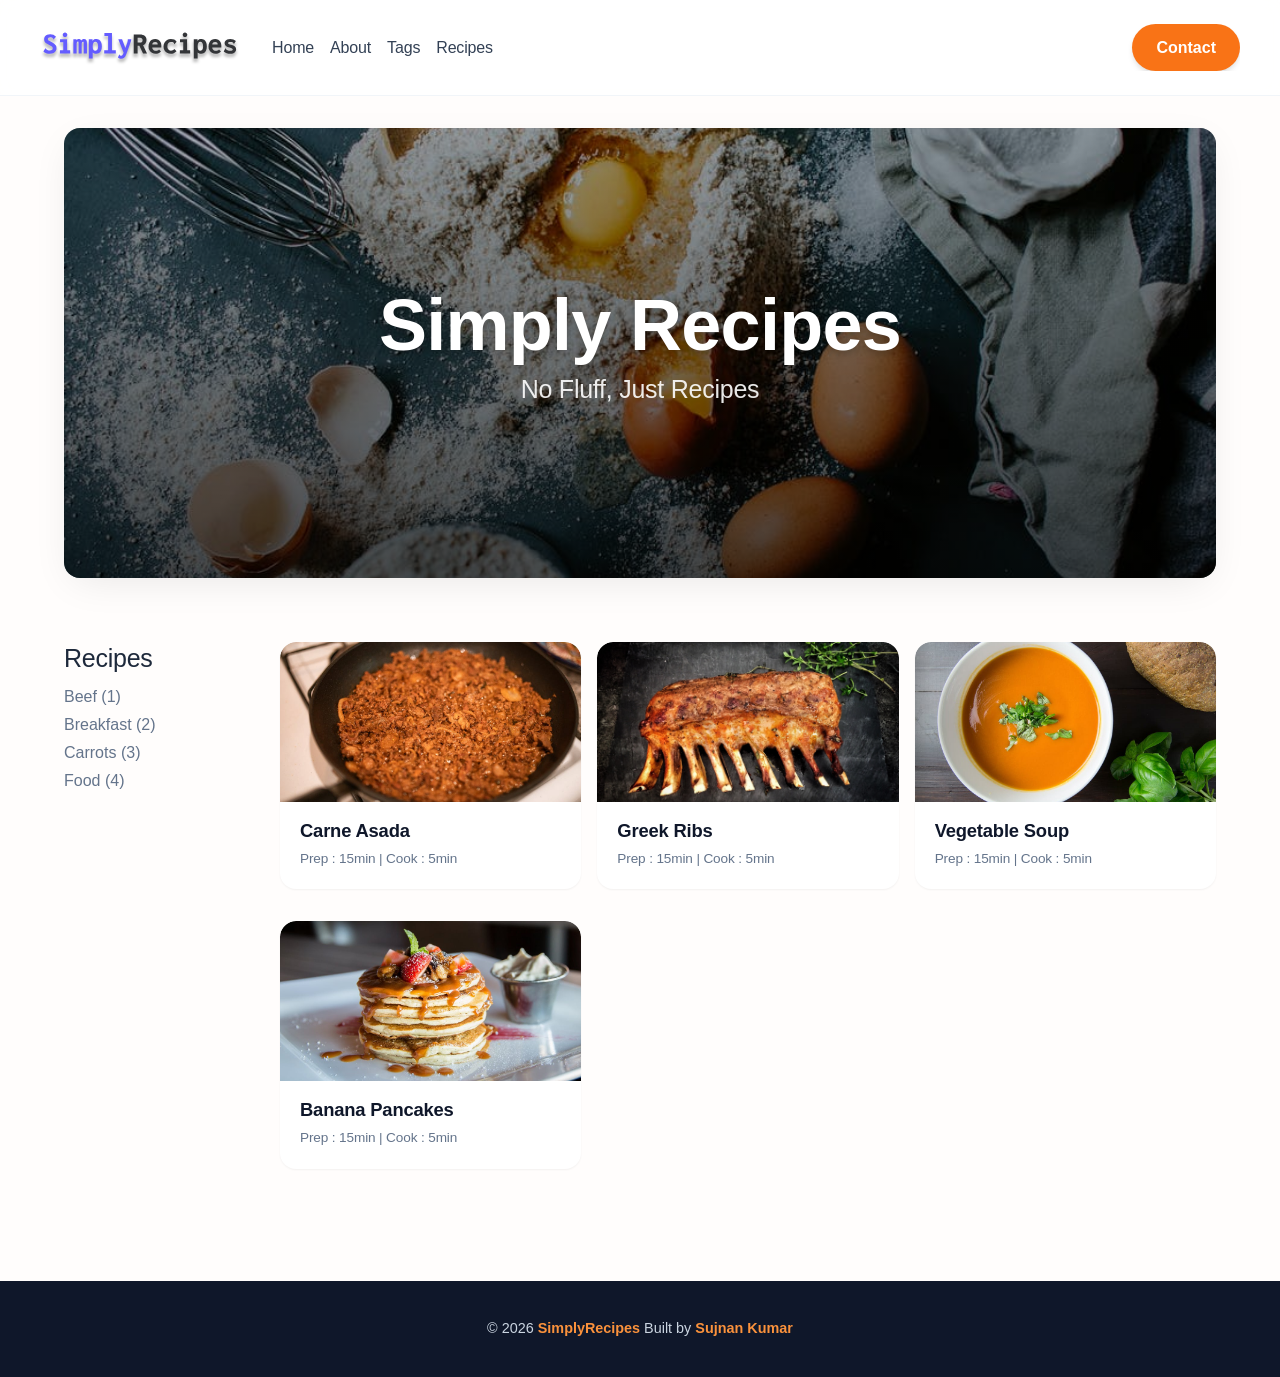
<file: index.html>
<!DOCTYPE html>
<html lang="en">
  <head>
    <meta charset="UTF-8" />
    <meta http-equiv="X-UA-Compatible" content="IE=edge" />
    <meta name="viewport" content="width=device-width, initial-scale=1.0" />
    <title>Simply Recipes || Final</title>
    <!-- favicon -->
    <link rel="shortcut icon" href="./assets/favicon.ico" type="image/x-icon" />
    <!-- normalize -->
    <link rel="stylesheet" href="./css/normalize.css" />
    <!-- font-awesome -->
    <link
      rel="stylesheet"
      href="https://cdnjs.cloudflare.com/ajax/libs/font-awesome/5.14.0/css/all.min.css"
    />
    <!-- main css -->
    <link rel="stylesheet" href="./css/main.css" />
  </head>
  <body>
    <!-- nav  -->
    <nav class="navbar">
      <div class="nav-center">
        <div class="nav-header">
          <a href="index.html" class="nav-logo">
            <img src="./assets/logo.svg" alt="simply recipes" />
          </a>
          <button class="nav-btn btn">
            <i class="fas fa-align-justify"></i>
          </button>
        </div>
        <div class="nav-links">
          <a href="index.html" class="nav-link"> home </a>
          <a href="about.html" class="nav-link"> about </a>
          <a href="tags.html" class="nav-link"> tags </a>
          <a href="recipes.html" class="nav-link"> recipes </a>

          <div class="nav-link contact-link">
            <a href="contact.html" class="btn"> contact </a>
          </div>
        </div>
      </div>
    </nav>
    <!-- end of nav -->
    <!-- main -->
    <main class="page">
      <!-- header -->
      <header class="hero">
        <div class="hero-container">
          <div class="hero-text">
            <h1>simply recipes</h1>
            <h4>no fluff, just recipes</h4>
          </div>
        </div>
      </header>
      <!-- end of header -->
      <section class="recipes-container">
        <!-- tag container -->
        <div class="tags-container">
          <h4>recipes</h4>
          <div class="tags-list">
            <a href="tag-template.html">Beef (1)</a>
            <a href="tag-template.html">Breakfast (2)</a>
            <a href="tag-template.html">Carrots (3)</a>
            <a href="tag-template.html">Food (4)</a>
          </div>
        </div>
        <!-- end of tag container -->
        <!-- recipes list -->
        <div class="recipes-list">
          <!-- single recipe -->
          <a href="single-recipe.html" class="recipe">
            <img
              src="./assets/recipes/recipe-1.jpeg"
              class="img recipe-img"
              alt=""
            />
            <h5>Carne Asada</h5>
            <p>Prep : 15min | Cook : 5min</p>
          </a>
          <!-- end of single recipe -->
          <!-- single recipe -->
          <a href="single-recipe.html" class="recipe">
            <img
              src="./assets/recipes/recipe-2.jpeg"
              class="img recipe-img"
              alt=""
            />
            <h5>Greek Ribs</h5>
            <p>Prep : 15min | Cook : 5min</p>
          </a>
          <!-- end of single recipe -->
          <!-- single recipe -->
          <a href="single-recipe.html" class="recipe">
            <img
              src="./assets/recipes/recipe-3.jpeg"
              class="img recipe-img"
              alt=""
            />
            <h5>Vegetable Soup</h5>
            <p>Prep : 15min | Cook : 5min</p>
          </a>
          <!-- end of single recipe -->
          <!-- single recipe -->
          <a href="single-recipe.html" class="recipe">
            <img
              src="./assets/recipes/recipe-4.jpeg"
              class="img recipe-img"
              alt=""
            />
            <h5>Banana Pancakes</h5>
            <p>Prep : 15min | Cook : 5min</p>
          </a>
          <!-- end of single recipe -->
        </div>
        <!-- end of recipes list -->
      </section>
    </main>
    <!-- end of main -->
    <!-- footer -->
    <footer class="page-footer">
      <p>
        &copy; <span id="date"></span>
        <span class="footer-logo">SimplyRecipes</span> Built by
        <a href="https://sujnan-kumar.vercel.app/">Sujnan Kumar</a>
      </p>
    </footer>
    <script src="./js/app.js"></script>
  </body>
</html>
</file>
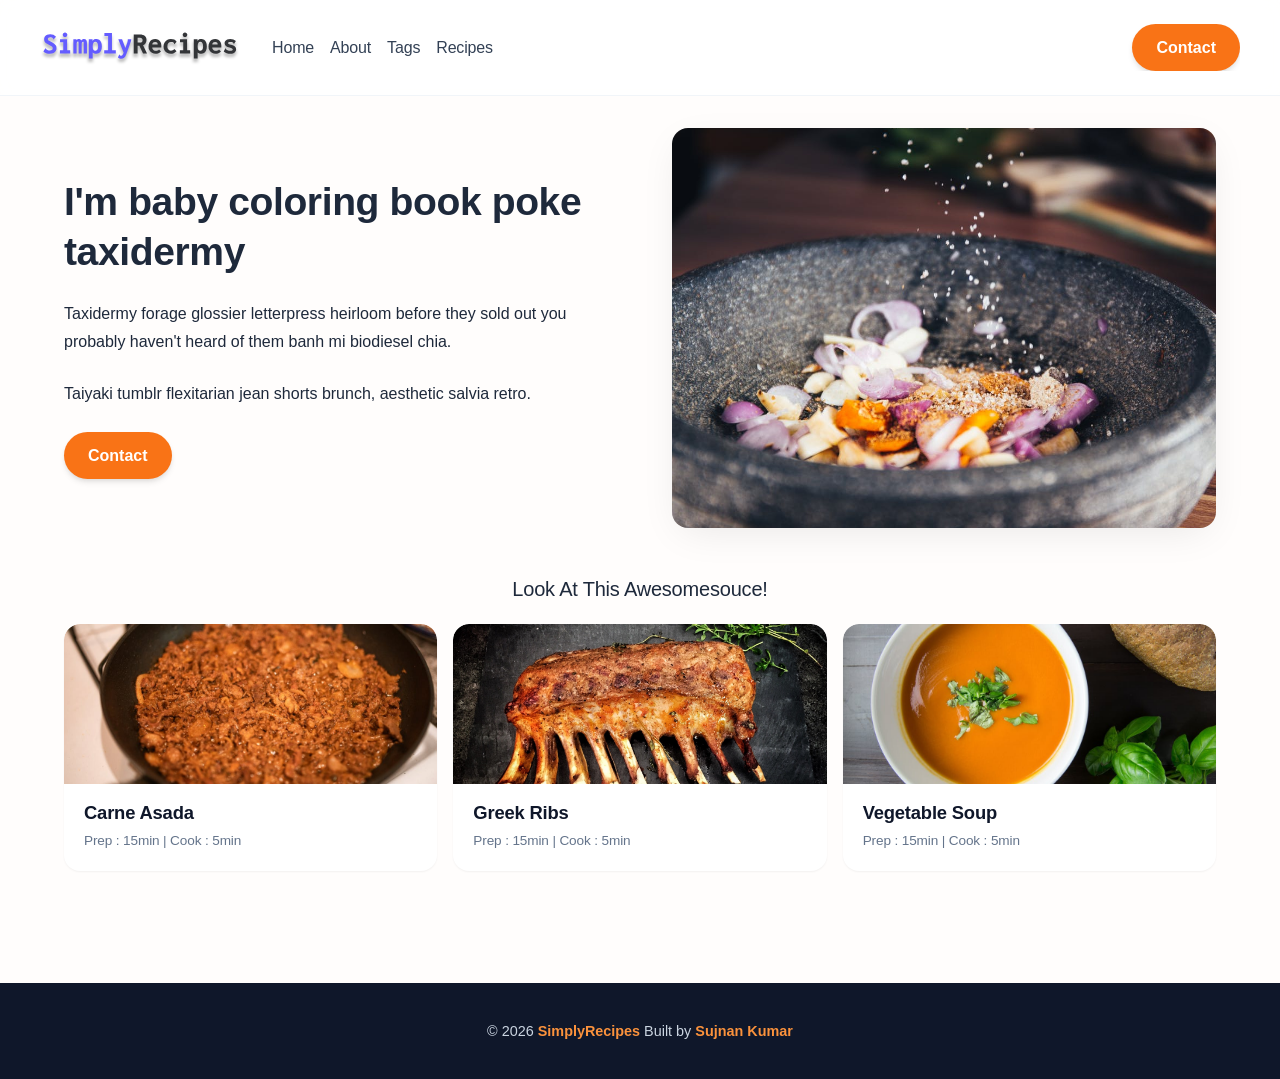
<file: about.html>
<!DOCTYPE html>
<html lang="en">
  <head>
    <meta charset="UTF-8" />
    <meta http-equiv="X-UA-Compatible" content="IE=edge" />
    <meta name="viewport" content="width=device-width, initial-scale=1.0" />
    <title>About || Final</title>
    <!-- favicon -->
    <link rel="shortcut icon" href="./assets/favicon.ico" type="image/x-icon" />
    <!-- normalize -->
    <link rel="stylesheet" href="./css/normalize.css" />
    <!-- font-awesome -->
    <link
      rel="stylesheet"
      href="https://cdnjs.cloudflare.com/ajax/libs/font-awesome/5.14.0/css/all.min.css"
    />
    <!-- main css -->
    <link rel="stylesheet" href="./css/main.css" />
  </head>
  <body>
    <!-- nav  -->
    <nav class="navbar">
      <div class="nav-center">
        <div class="nav-header">
          <a href="index.html" class="nav-logo">
            <img src="./assets/logo.svg" alt="simply recipes" />
          </a>
          <button class="nav-btn btn">
            <i class="fas fa-align-justify"></i>
          </button>
        </div>
        <div class="nav-links">
          <a href="index.html" class="nav-link"> home </a>
          <a href="about.html" class="nav-link"> about </a>
          <a href="tags.html" class="nav-link"> tags </a>
          <a href="recipes.html" class="nav-link"> recipes </a>

          <div class="nav-link contact-link">
            <a href="contact.html" class="btn"> contact </a>
          </div>
        </div>
      </div>
    </nav>
    <!-- end of nav -->
    <main class="page">
      <section class="about-page">
        <article>
          <h2>I'm baby coloring book poke taxidermy</h2>
          <p>
            Taxidermy forage glossier letterpress heirloom before they sold out
            you probably haven't heard of them banh mi biodiesel chia.
          </p>
          <p>
            Taiyaki tumblr flexitarian jean shorts brunch, aesthetic salvia
            retro.
          </p>
          <a href="contact.html" class="btn"> contact </a>
        </article>
        <!-- needs fixes -->
        <img
          src="./assets/about.jpeg"
          alt="Person Pouring Salt in Bowl"
          class="img about-img"
        />
      </section>
      <section class="featured-recipes">
        <h5 class="featured-title">Look At This Awesomesouce!</h5>
        <div class="recipes-list">
          <!-- single recipe -->
          <a href="single-recipe.html" class="recipe">
            <img
              src="./assets/recipes/recipe-1.jpeg"
              class="img recipe-img"
              alt=""
            />
            <h5>Carne Asada</h5>
            <p>Prep : 15min | Cook : 5min</p>
          </a>
          <!-- end of single recipe -->
          <!-- single recipe -->
          <a href="single-recipe.html" class="recipe">
            <img
              src="./assets/recipes/recipe-2.jpeg"
              class="img recipe-img"
              alt=""
            />
            <h5>Greek Ribs</h5>
            <p>Prep : 15min | Cook : 5min</p>
          </a>
          <!-- end of single recipe -->
          <!-- single recipe -->
          <a href="single-recipe.html" class="recipe">
            <img
              src="./assets/recipes/recipe-3.jpeg"
              class="img recipe-img"
              alt=""
            />
            <h5>Vegetable Soup</h5>
            <p>Prep : 15min | Cook : 5min</p>
          </a>
          <!-- end of single recipe -->
        </div>
      </section>
    </main>
    <!-- footer -->
    <footer class="page-footer">
      <p>
        &copy; <span id="date"></span>
        <span class="footer-logo">SimplyRecipes</span> Built by
        <a href="https://sujnan-kumar.vercel.app/">Sujnan Kumar</a>
      </p>
    </footer>
    <script src="./js/app.js"></script>
  </body>
</html>
</file>
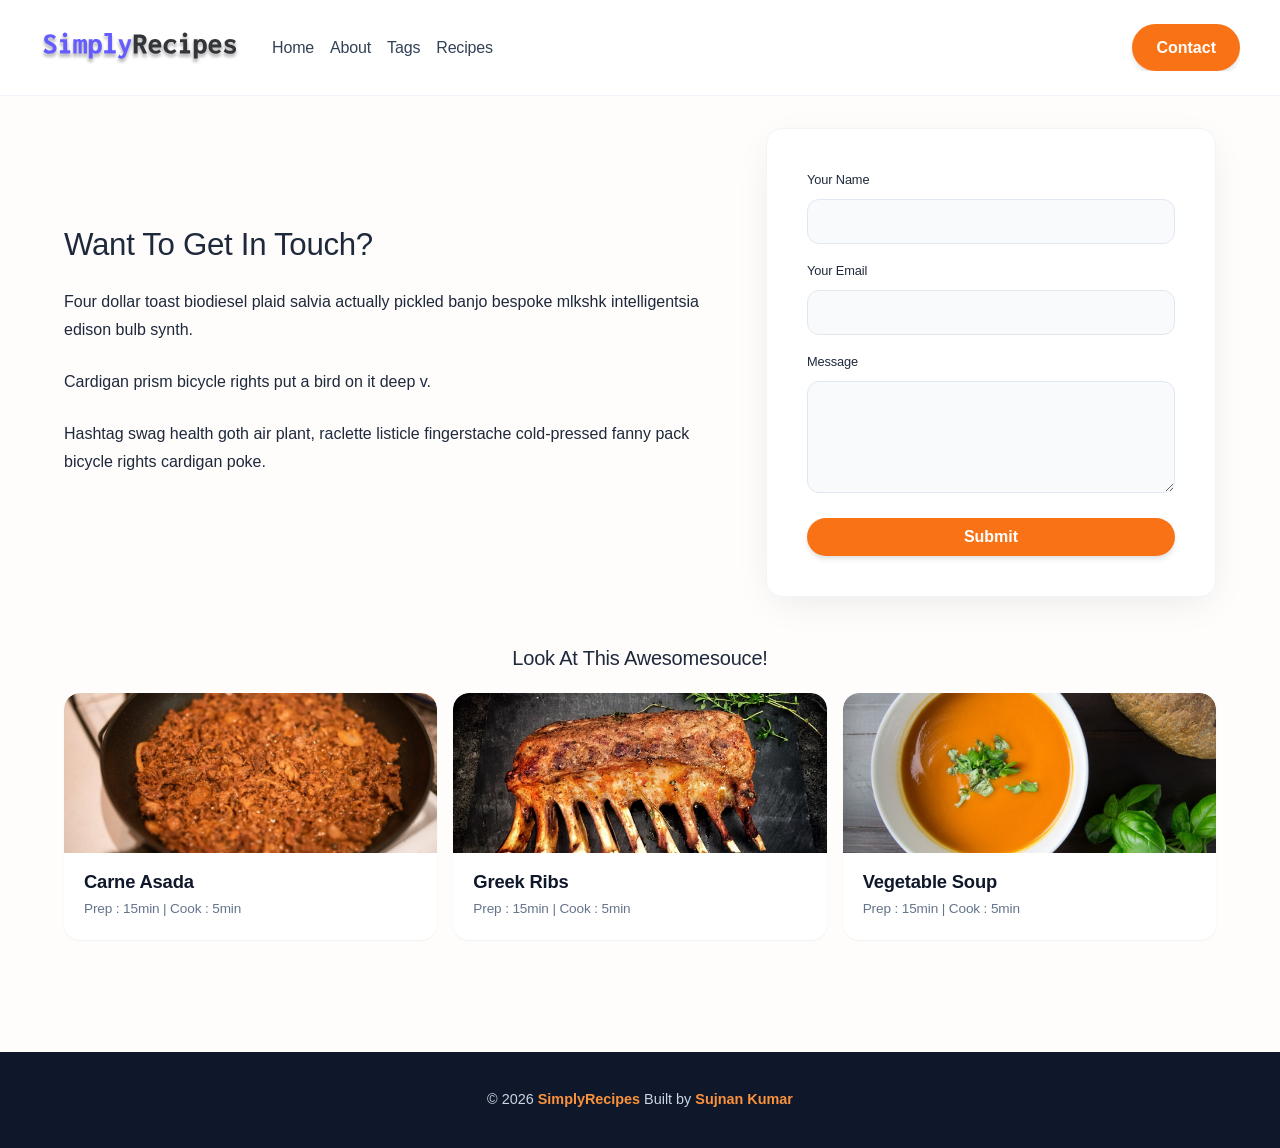
<file: contact.html>
<!DOCTYPE html>
<html lang="en">
  <head>
    <meta charset="UTF-8" />
    <meta http-equiv="X-UA-Compatible" content="IE=edge" />
    <meta name="viewport" content="width=device-width, initial-scale=1.0" />
    <title>Contact || Final</title>
    <!-- favicon -->
    <link rel="shortcut icon" href="./assets/favicon.ico" type="image/x-icon" />
    <!-- normalize -->
    <link rel="stylesheet" href="./css/normalize.css" />
    <!-- font-awesome -->
    <link
      rel="stylesheet"
      href="https://cdnjs.cloudflare.com/ajax/libs/font-awesome/5.14.0/css/all.min.css"
    />
    <!-- main css -->
    <link rel="stylesheet" href="./css/main.css" />
  </head>
  <body>
    <!-- nav  -->
    <nav class="navbar">
      <div class="nav-center">
        <div class="nav-header">
          <a href="index.html" class="nav-logo">
            <img src="./assets/logo.svg" alt="simply recipes" />
          </a>
          <button class="nav-btn btn">
            <i class="fas fa-align-justify"></i>
          </button>
        </div>
        <div class="nav-links">
          <a href="index.html" class="nav-link"> home </a>
          <a href="about.html" class="nav-link"> about </a>
          <a href="tags.html" class="nav-link"> tags </a>
          <a href="recipes.html" class="nav-link"> recipes </a>

          <div class="nav-link contact-link">
            <a href="contact.html" class="btn"> contact </a>
          </div>
        </div>
      </div>
    </nav>
    <!-- end of nav -->
    <main class="page">
     <section class="contact-container">
          <article class="contact-info">
            <h3>Want To Get In Touch?</h3>
            <p>
              Four dollar toast biodiesel plaid salvia actually pickled banjo
              bespoke mlkshk intelligentsia edison bulb synth.
            </p>
            <p>Cardigan prism bicycle rights put a bird on it deep v.</p>
            <p>
              Hashtag swag health goth air plant, raclette listicle fingerstache
              cold-pressed fanny pack bicycle rights cardigan poke.
            </p>
          </article>
          <article>
            <form class="form contact-form">
              <div class="form-row">
                <label html="name" class="form-label">your name</label>
                <input type="text" name="name" id="name" class="form-input" />
              </div>
              <div class="form-row">
                <label html="email" class="form-label">your email</label>
                <input type="text" name="email" id="email" class="form-input" />
              </div>
              <div class="form-row">
                <label html="message" class="form-label">message</label>
                <textarea name="message" id="message" class="form-textarea"></textarea>
              </div>
              <button type="submit" class="btn btn-block">
                submit
              </button>
            </form>
          </article>
        </section>
     <!-- featured recipes -->
       <section class="featured-recipes">
        <h5 class="featured-title">Look At This Awesomesouce!</h5>
        <div class="recipes-list">
          <!-- single recipe -->
          <a href="single-recipe.html" class="recipe">
            <img
              src="./assets/recipes/recipe-1.jpeg"
              class="img recipe-img"
              alt=""
            />
            <h5>Carne Asada</h5>
            <p>Prep : 15min | Cook : 5min</p>
          </a>
          <!-- end of single recipe -->
          <!-- single recipe -->
          <a href="single-recipe.html" class="recipe">
            <img
              src="./assets/recipes/recipe-2.jpeg"
              class="img recipe-img"
              alt=""
            />
            <h5>Greek Ribs</h5>
            <p>Prep : 15min | Cook : 5min</p>
          </a>
          <!-- end of single recipe -->
          <!-- single recipe -->
          <a href="single-recipe.html" class="recipe">
            <img
              src="./assets/recipes/recipe-3.jpeg"
              class="img recipe-img"
              alt=""
            />
            <h5>Vegetable Soup</h5>
            <p>Prep : 15min | Cook : 5min</p>
          </a>
          <!-- end of single recipe -->
        </div>
      </section>
    </main>
    <!-- footer -->
    <footer class="page-footer">
      <p>
        &copy; <span id="date"></span>
        <span class="footer-logo">SimplyRecipes</span> Built by
        <a href="https://sujnan-kumar.vercel.app/">Sujnan Kumar</a>
      </p>
    </footer>
    <script src="./js/app.js"></script>
  </body>
</html>
</file>
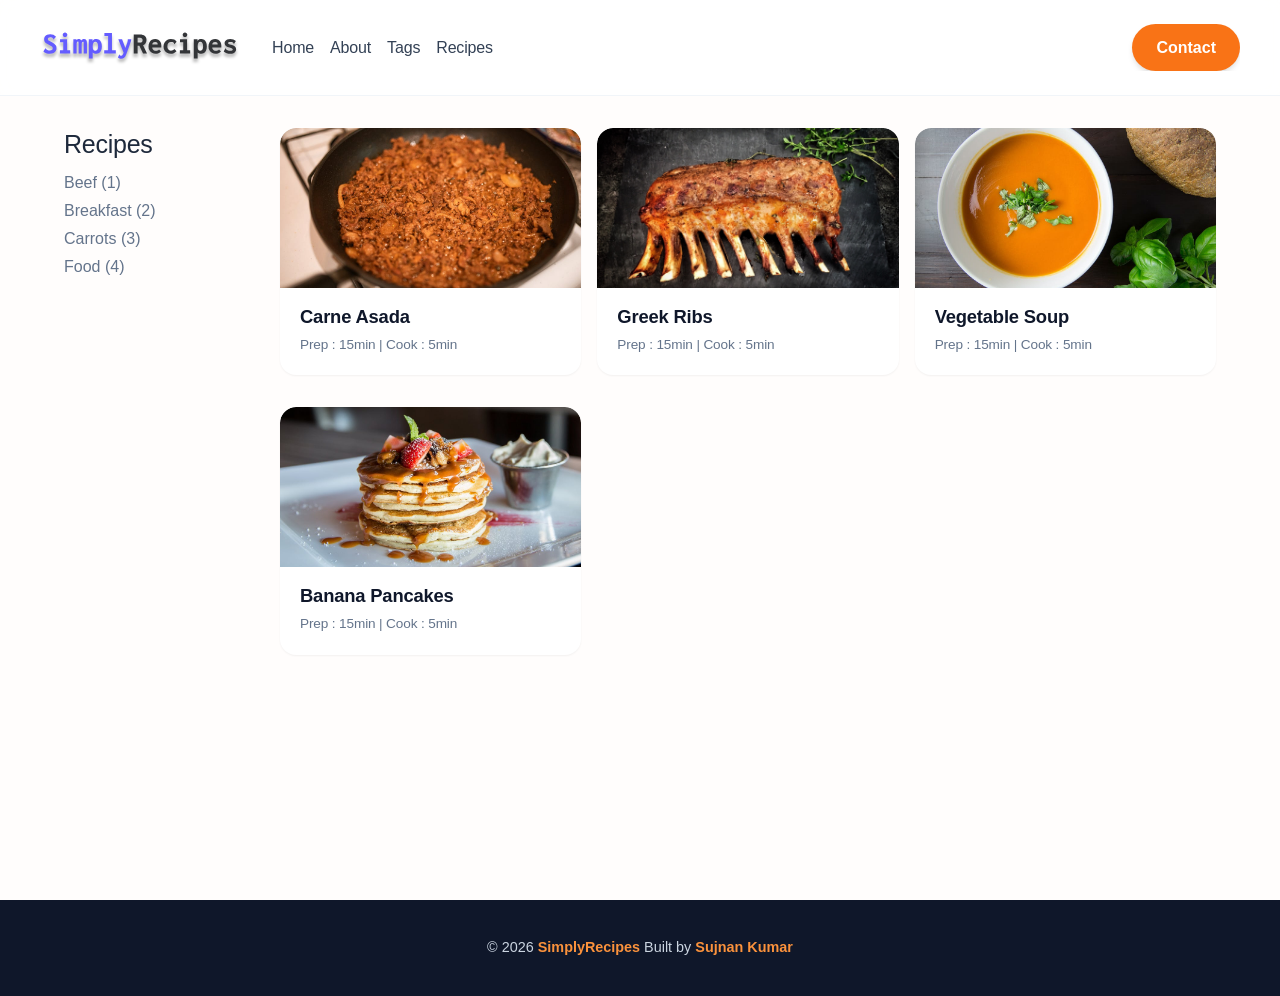
<file: recipes.html>
<!DOCTYPE html>
<html lang="en">
  <head>
    <meta charset="UTF-8" />
    <meta http-equiv="X-UA-Compatible" content="IE=edge" />
    <meta name="viewport" content="width=device-width, initial-scale=1.0" />
    <title>Recipes || Final</title>
    <!-- favicon -->
    <link rel="shortcut icon" href="./assets/favicon.ico" type="image/x-icon" />
    <!-- normalize -->
    <link rel="stylesheet" href="./css/normalize.css" />
    <!-- font-awesome -->
    <link
      rel="stylesheet"
      href="https://cdnjs.cloudflare.com/ajax/libs/font-awesome/5.14.0/css/all.min.css"
    />
    <!-- main css -->
    <link rel="stylesheet" href="./css/main.css" />
  </head>
  <body>
    <!-- nav  -->
    <nav class="navbar">
      <div class="nav-center">
        <div class="nav-header">
          <a href="index.html" class="nav-logo">
            <img src="./assets/logo.svg" alt="simply recipes" />
          </a>
          <button class="nav-btn btn">
            <i class="fas fa-align-justify"></i>
          </button>
        </div>
        <div class="nav-links">
          <a href="index.html" class="nav-link"> home </a>
          <a href="about.html" class="nav-link"> about </a>
          <a href="tags.html" class="nav-link"> tags </a>
          <a href="recipes.html" class="nav-link"> recipes </a>

          <div class="nav-link contact-link">
            <a href="contact.html" class="btn"> contact </a>
          </div>
        </div>
      </div>
    </nav>
    <!-- end of nav -->
    <!-- main -->
    <main class="page">
      <section class="recipes-container">
        <!-- tag container -->
        <div class="tags-container">
          <h4>recipes</h4>
          <div class="tags-list">
            <a href="tag-template.html">Beef (1)</a>
            <a href="tag-template.html">Breakfast (2)</a>
            <a href="tag-template.html">Carrots (3)</a>
            <a href="tag-template.html">Food (4)</a>
          </div>
        </div>
        <!-- end of tag container -->
        <!-- recipes list -->
        <div class="recipes-list">
          <!-- single recipe -->
          <a href="single-recipe.html" class="recipe">
            <img
              src="./assets/recipes/recipe-1.jpeg"
              class="img recipe-img"
              alt=""
            />
            <h5>Carne Asada</h5>
            <p>Prep : 15min | Cook : 5min</p>
          </a>
          <!-- end of single recipe -->
          <!-- single recipe -->
          <a href="single-recipe.html" class="recipe">
            <img
              src="./assets/recipes/recipe-2.jpeg"
              class="img recipe-img"
              alt=""
            />
            <h5>Greek Ribs</h5>
            <p>Prep : 15min | Cook : 5min</p>
          </a>
          <!-- end of single recipe -->
          <!-- single recipe -->
          <a href="single-recipe.html" class="recipe">
            <img
              src="./assets/recipes/recipe-3.jpeg"
              class="img recipe-img"
              alt=""
            />
            <h5>Vegetable Soup</h5>
            <p>Prep : 15min | Cook : 5min</p>
          </a>
          <!-- end of single recipe -->
          <!-- single recipe -->
          <a href="single-recipe.html" class="recipe">
            <img
              src="./assets/recipes/recipe-4.jpeg"
              class="img recipe-img"
              alt=""
            />
            <h5>Banana Pancakes</h5>
            <p>Prep : 15min | Cook : 5min</p>
          </a>
          <!-- end of single recipe -->
        </div>
      </section>
    </main>
    <!-- end of main -->
    <!-- footer -->
    <footer class="page-footer">
      <p>
        &copy; <span id="date"></span>
        <span class="footer-logo">SimplyRecipes</span> Built by
        <a href="https://sujnan-kumar.vercel.app/">Sujnan Kumar</a>
      </p>
    </footer>
    <script src="./js/app.js"></script>
  </body>
</html>
</file>
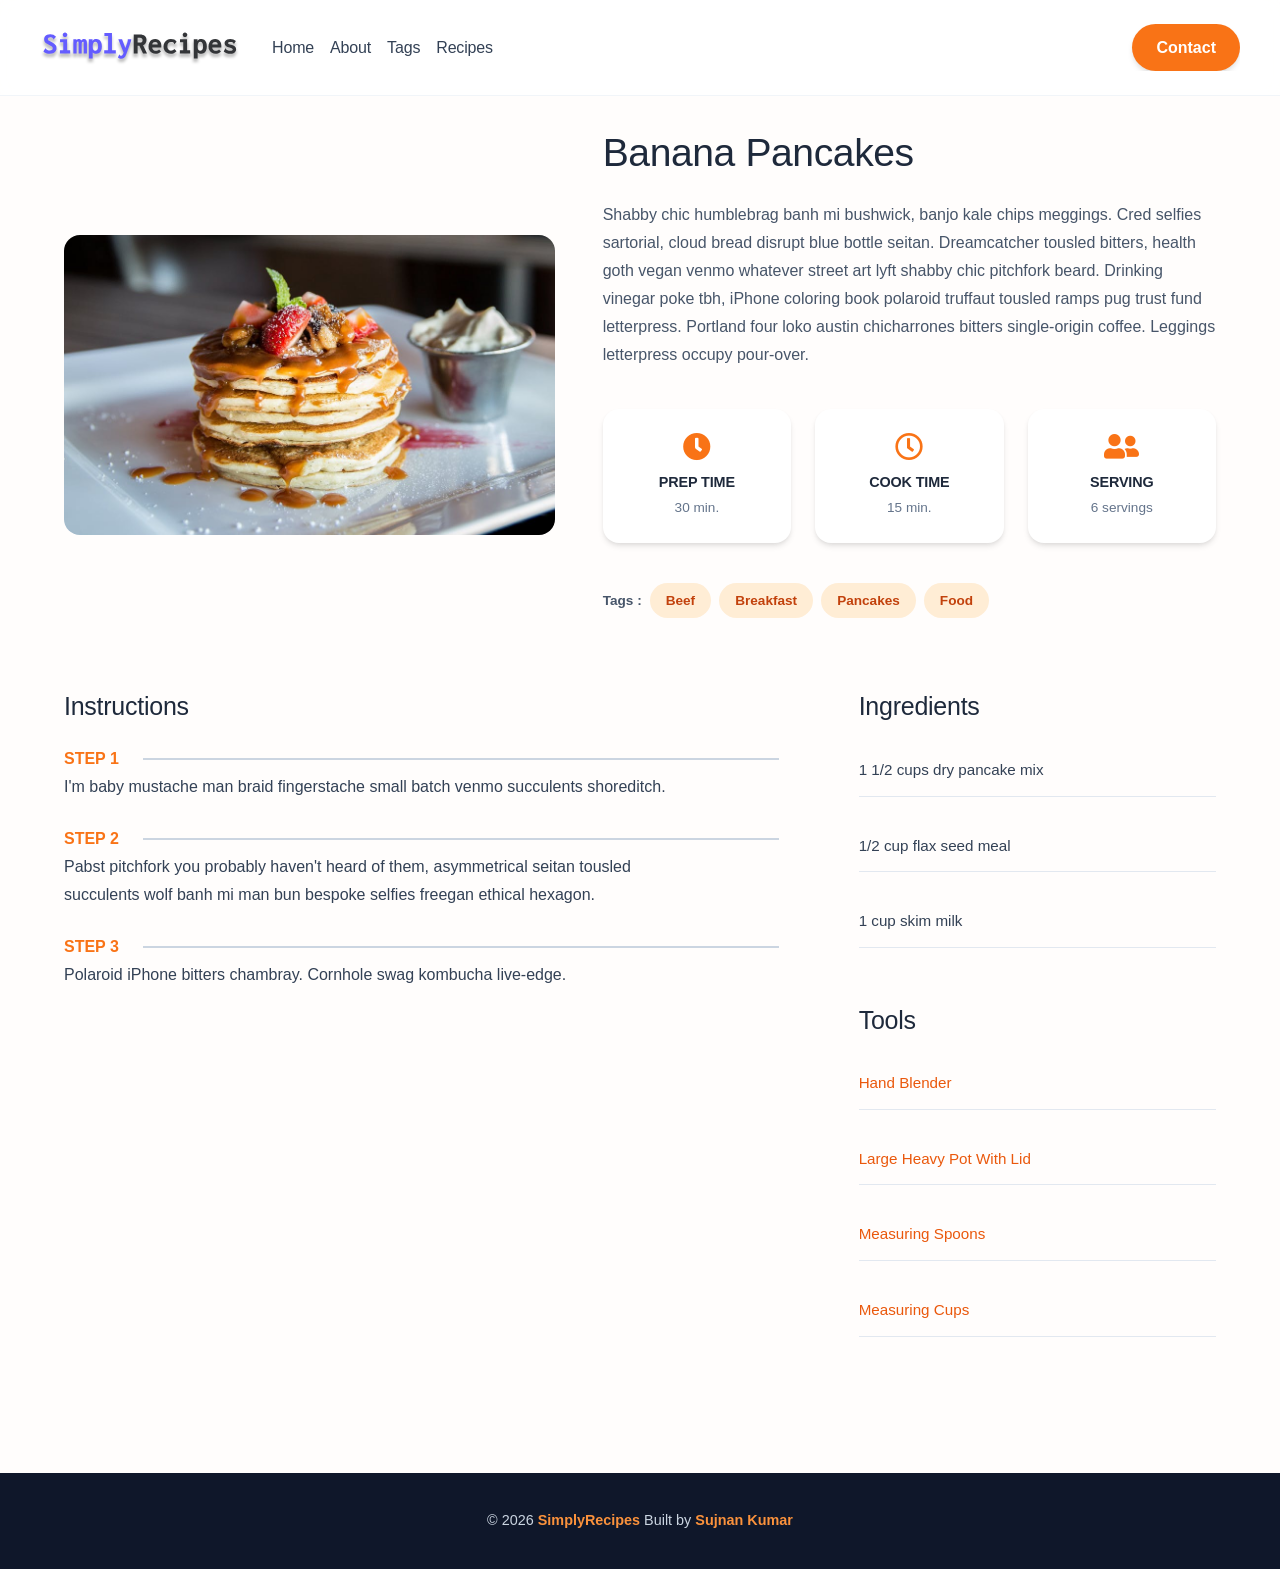
<file: single-recipe.html>
<!DOCTYPE html>
<html lang="en">
  <head>
    <meta charset="UTF-8" />
    <meta http-equiv="X-UA-Compatible" content="IE=edge" />
    <meta name="viewport" content="width=device-width, initial-scale=1.0" />
    <title>Single Recipe || Final</title>
    <!-- favicon -->
    <link rel="shortcut icon" href="./assets/favicon.ico" type="image/x-icon" />
    <!-- normalize -->
    <link rel="stylesheet" href="./css/normalize.css" />
    <!-- font-awesome -->
    <link
      rel="stylesheet"
      href="https://cdnjs.cloudflare.com/ajax/libs/font-awesome/5.14.0/css/all.min.css"
    />
    <!-- main css -->
    <link rel="stylesheet" href="./css/main.css" />
  </head>
  <body>
    <!-- nav  -->
    <nav class="navbar">
      <div class="nav-center">
        <div class="nav-header">
          <a href="index.html" class="nav-logo">
            <img src="./assets/logo.svg" alt="simply recipes" />
          </a>
          <button class="nav-btn btn">
            <i class="fas fa-align-justify"></i>
          </button>
        </div>
        <div class="nav-links">
          <a href="index.html" class="nav-link"> home </a>
          <a href="about.html" class="nav-link"> about </a>
          <a href="tags.html" class="nav-link"> tags </a>
          <a href="recipes.html" class="nav-link"> recipes </a>

          <div class="nav-link contact-link">
            <a href="contact.html" class="btn"> contact </a>
          </div>
        </div>
      </div>
    </nav>
    <!-- end of nav -->
    <main class="page">
      <div class="recipe-page">
        <section class="recipe-hero">
          <img
            src="./assets/recipes/recipe-4.jpeg"
            class="img recipe-hero-img"
          />
          <article class="recipe-info">
            <h2>Banana Pancakes</h2>
            <p>
              Shabby chic humblebrag banh mi bushwick, banjo kale chips
              meggings. Cred selfies sartorial, cloud bread disrupt blue bottle
              seitan. Dreamcatcher tousled bitters, health goth vegan venmo
              whatever street art lyft shabby chic pitchfork beard. Drinking
              vinegar poke tbh, iPhone coloring book polaroid truffaut tousled
              ramps pug trust fund letterpress. Portland four loko austin
              chicharrones bitters single-origin coffee. Leggings letterpress
              occupy pour-over.
            </p>
            <div class="recipe-icons">
              <article>
                <i class="fas fa-clock"></i>
                <h5>prep time</h5>
                <p>30 min.</p>
              </article>
              <article>
                <i class="far fa-clock"></i>
                <h5>cook time</h5>
                <p>15 min.</p>
              </article>
              <article>
                <i class="fas fa-user-friends"></i>
                <h5>serving</h5>
                <p>6 servings</p>
              </article>
            </div>
            <p class="recipe-tags">
              Tags : <a href="tag-template.html">beef</a>
              <a href="tag-template.html">breakfast</a>
              <a href="tag-template.html">pancakes</a>
              <a href="tag-template.html">food</a>
            </p>
          </article>
        </section>
        <!-- content -->
        <section class="recipe-content">
          <article>
            <h4>instructions</h4>
            <!-- single instruction -->
            <div class="single-instruction">
              <header>
                <p>step 1</p>
                <div></div>
              </header>
              <p>
                I'm baby mustache man braid fingerstache small batch venmo
                succulents shoreditch.
              </p>
            </div>
            <!-- end of single instruction -->
            <!-- single instruction -->
            <div class="single-instruction">
              <header>
                <p>step 2</p>
                <div></div>
              </header>
              <p>
                Pabst pitchfork you probably haven't heard of them, asymmetrical
                seitan tousled succulents wolf banh mi man bun bespoke selfies
                freegan ethical hexagon.
              </p>
            </div>
            <!-- end of single instruction -->
            <!-- single instruction -->
            <div class="single-instruction">
              <header>
                <p>step 3</p>
                <div></div>
              </header>
              <p>
                Polaroid iPhone bitters chambray. Cornhole swag kombucha
                live-edge.
              </p>
            </div>
            <!-- end of single instruction -->
          </article>
          <article class="second-column">
            <div>
              <h4>ingredients</h4>
              <p class="single-ingredient">1 1/2 cups dry pancake mix</p>
              <p class="single-ingredient">1/2 cup flax seed meal</p>
              <p class="single-ingredient">1 cup skim milk</p>
            </div>
            <div>
              <h4>tools</h4>
              <p class="single-tool">Hand Blender</p>
              <p class="single-tool">Large Heavy Pot With Lid</p>
              <p class="single-tool">Measuring Spoons</p>
              <p class="single-tool">Measuring Cups</p>
            </div>
          </article>
        </section>
      </div>
    </main>
    <!-- footer -->
    <footer class="page-footer">
      <p>
        &copy; <span id="date"></span>
        <span class="footer-logo">SimplyRecipes</span> Built by
        <a href="https://sujnan-kumar.vercel.app/">Sujnan Kumar</a>
      </p>
    </footer>
    <script src="./js/app.js"></script>
  </body>
</html>
</file>
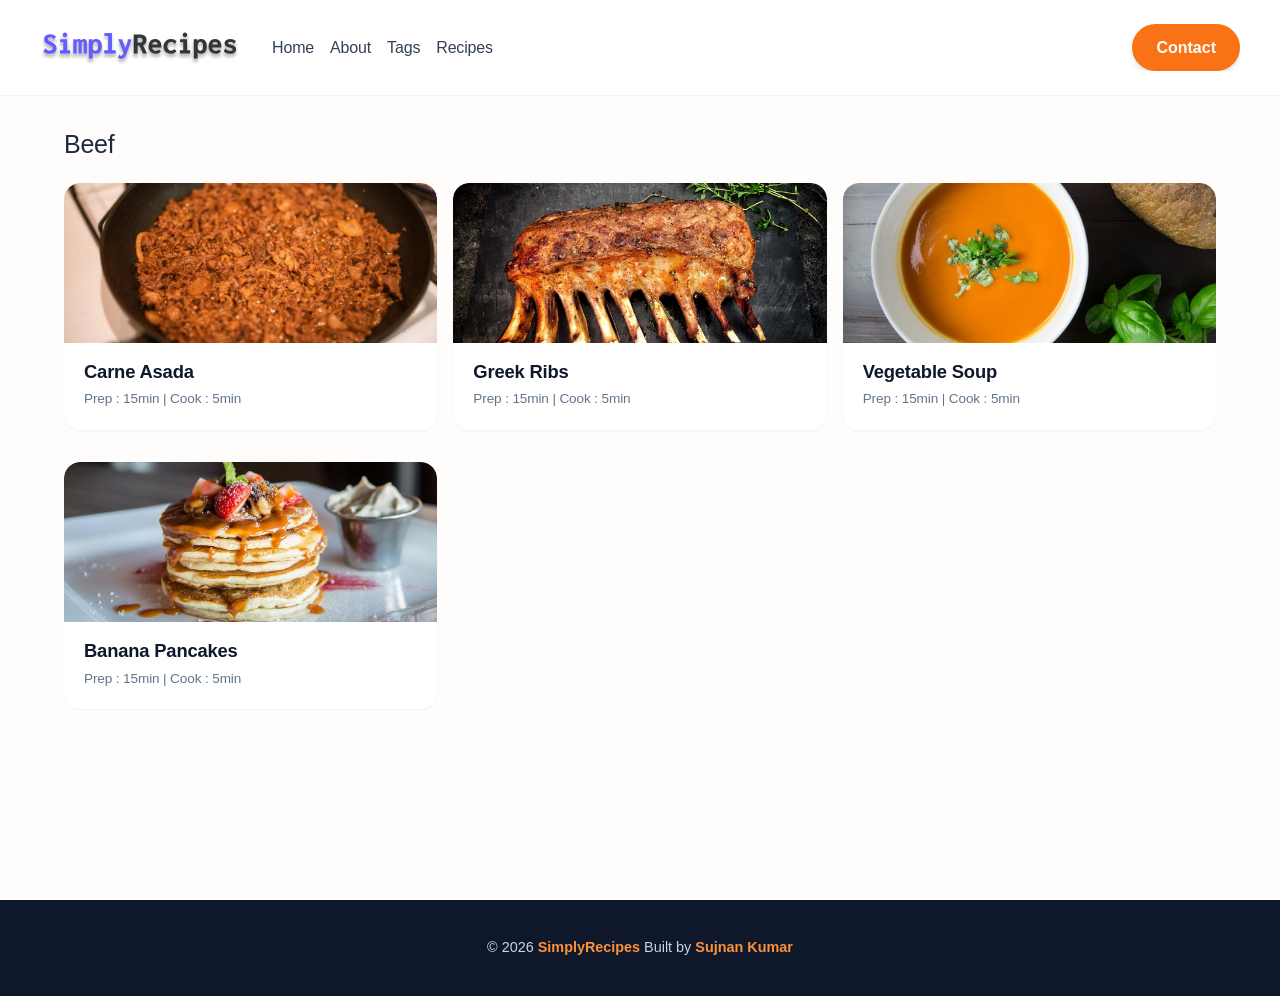
<file: tag-template.html>
<!DOCTYPE html>
<html lang="en">
  <head>
    <meta charset="UTF-8" />
    <meta http-equiv="X-UA-Compatible" content="IE=edge" />
    <meta name="viewport" content="width=device-width, initial-scale=1.0" />
    <title>Recipe Template || Final</title>
    <!-- favicon -->
    <link rel="shortcut icon" href="./assets/favicon.ico" type="image/x-icon" />
    <!-- normalize -->
    <link rel="stylesheet" href="./css/normalize.css" />
    <!-- font-awesome -->
    <link
      rel="stylesheet"
      href="https://cdnjs.cloudflare.com/ajax/libs/font-awesome/5.14.0/css/all.min.css"
    />
    <!-- main css -->
    <link rel="stylesheet" href="./css/main.css" />
  </head>
  <body>
    <!-- nav  -->
    <nav class="navbar">
      <div class="nav-center">
        <div class="nav-header">
          <a href="index.html" class="nav-logo">
            <img src="./assets/logo.svg" alt="simply recipes" />
          </a>
          <button class="nav-btn btn">
            <i class="fas fa-align-justify"></i>
          </button>
        </div>
        <div class="nav-links">
          <a href="index.html" class="nav-link"> home </a>
          <a href="about.html" class="nav-link"> about </a>
          <a href="tags.html" class="nav-link"> tags </a>
          <a href="recipes.html" class="nav-link"> recipes </a>

          <div class="nav-link contact-link">
            <a href="contact.html" class="btn"> contact </a>
          </div>
        </div>
      </div>
    </nav>
    <!-- end of nav -->
    <main class="page">
      <div class="featured-recipes">
        <h4>Beef</h4>
          <!-- recipes list -->
        <div class="recipes-list">
          <!-- single recipe -->
          <a href="single-recipe.html" class="recipe">
            <img
              src="./assets/recipes/recipe-1.jpeg"
              class="img recipe-img"
              alt=""
            />
            <h5>Carne Asada</h5>
            <p>Prep : 15min | Cook : 5min</p>
          </a>
          <!-- end of single recipe -->
          <!-- single recipe -->
          <a href="single-recipe.html" class="recipe">
            <img
              src="./assets/recipes/recipe-2.jpeg"
              class="img recipe-img"
              alt=""
            />
            <h5>Greek Ribs</h5>
            <p>Prep : 15min | Cook : 5min</p>
          </a>
          <!-- end of single recipe -->
          <!-- single recipe -->
          <a href="single-recipe.html" class="recipe">
            <img
              src="./assets/recipes/recipe-3.jpeg"
              class="img recipe-img"
              alt=""
            />
            <h5>Vegetable Soup</h5>
            <p>Prep : 15min | Cook : 5min</p>
          </a>
          <!-- end of single recipe -->
          <!-- single recipe -->
          <a href="single-recipe.html" class="recipe">
            <img
              src="./assets/recipes/recipe-4.jpeg"
              class="img recipe-img"
              alt=""
            />
            <h5>Banana Pancakes</h5>
            <p>Prep : 15min | Cook : 5min</p>
          </a>
          <!-- end of single recipe -->
        </div>
        <!-- end of recipe list -->
      </div>
          
    </main>
    <!-- footer -->
    <footer class="page-footer">
      <p>
        &copy; <span id="date"></span>
        <span class="footer-logo">SimplyRecipes</span> Built by
        <a href="https://sujnan-kumar.vercel.app/">Sujnan Kumar</a>
      </p>
    </footer>
    <script src="./js/app.js"></script>
  </body>
</html>
</file>
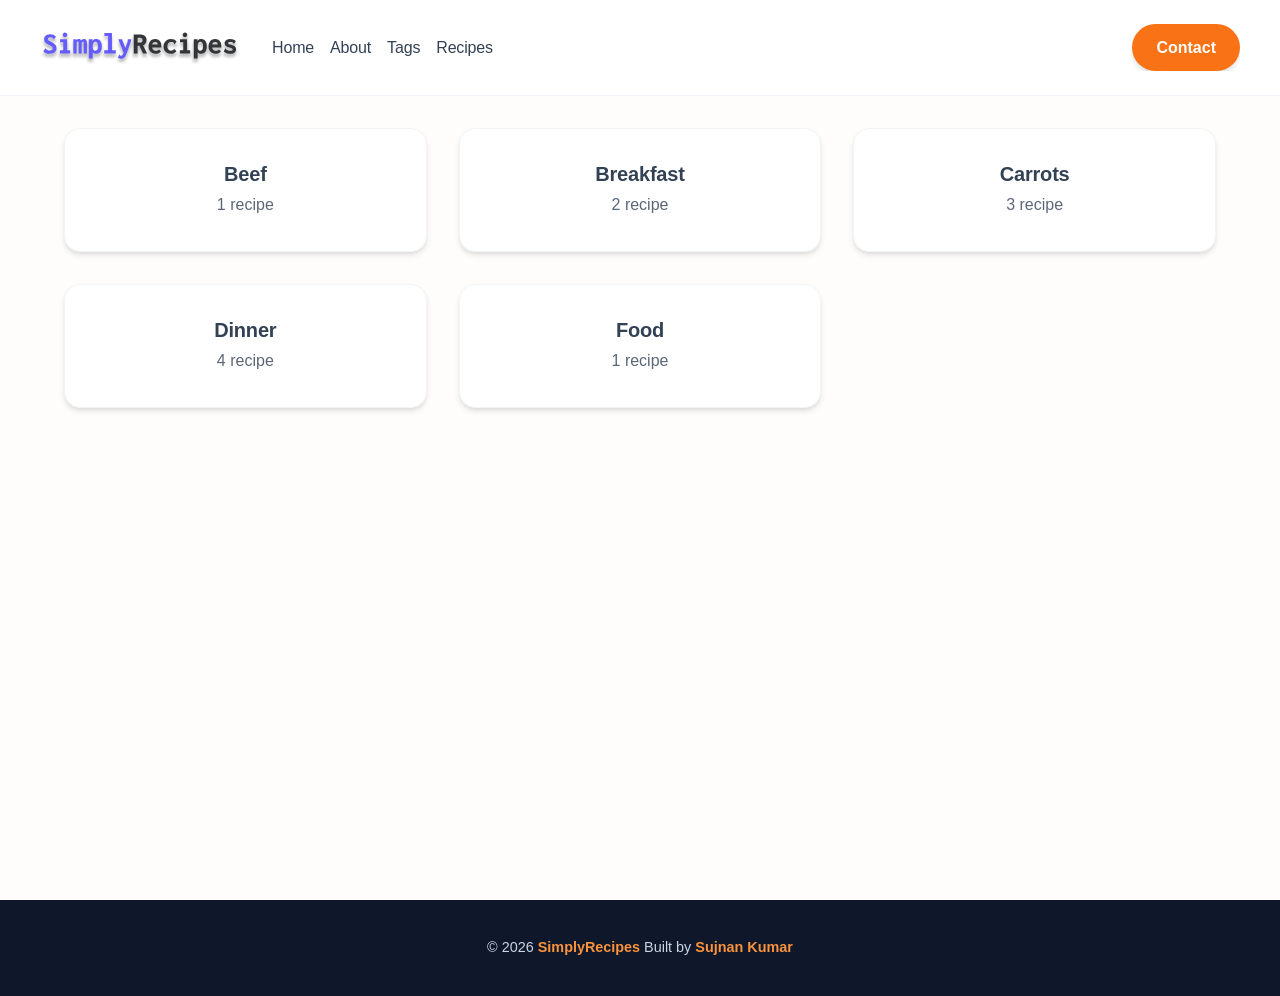
<file: tags.html>
<!DOCTYPE html>
<html lang="en">
  <head>
    <meta charset="UTF-8" />
    <meta http-equiv="X-UA-Compatible" content="IE=edge" />
    <meta name="viewport" content="width=device-width, initial-scale=1.0" />
    <title>Tags || Final</title>
    <!-- favicon -->
    <link rel="shortcut icon" href="./assets/favicon.ico" type="image/x-icon" />
    <!-- normalize -->
    <link rel="stylesheet" href="./css/normalize.css" />
    <!-- font-awesome -->
    <link
      rel="stylesheet"
      href="https://cdnjs.cloudflare.com/ajax/libs/font-awesome/5.14.0/css/all.min.css"
    />
    <!-- main css -->
    <link rel="stylesheet" href="./css/main.css" />
  </head>
  <body>
    <!-- nav  -->
    <nav class="navbar">
      <div class="nav-center">
        <div class="nav-header">
          <a href="index.html" class="nav-logo">
            <img src="./assets/logo.svg" alt="simply recipes" />
          </a>
          <button class="nav-btn btn">
            <i class="fas fa-align-justify"></i>
          </button>
        </div>
        <div class="nav-links">
          <a href="index.html" class="nav-link"> home </a>
          <a href="about.html" class="nav-link"> about </a>
          <a href="tags.html" class="nav-link"> tags </a>
          <a href="recipes.html" class="nav-link"> recipes </a>

          <div class="nav-link contact-link">
            <a href="contact.html" class="btn"> contact </a>
          </div>
        </div>
      </div>
    </nav>
    <!-- end of nav -->
    <main class="page">
         <section class="tags-wrapper">
          <!-- single tag -->
              <a href="tag-template.html" class="tag">
                <h5>beef</h5>
                <p>1 recipe</p>
              </a>
            <!-- end of single tag -->
          <!-- single tag -->
              <a href="tag-template.html" class="tag">
                <h5>breakfast</h5>
                <p>2 recipe</p>
              </a>
            <!-- end of single tag -->
          <!-- single tag -->
              <a href="tag-template.html" class="tag">
                <h5>carrots</h5>
                <p>3 recipe</p>
              </a>
            <!-- end of single tag -->
          <!-- single tag -->
              <a href="tag-template.html" class="tag">
                <h5>dinner</h5>
                <p>4 recipe</p>
              </a>
            <!-- end of single tag -->
          <!-- single tag -->
              <a href="tag-template.html" class="tag">
                <h5>food</h5>
                <p>1 recipe</p>
              </a>
            <!-- end of single tag -->
        </section>
    </main>
    <!-- footer -->
    <footer class="page-footer">
      <p>
        &copy; <span id="date"></span>
        <span class="footer-logo">SimplyRecipes</span> Built by
        <a href="https://sujnan-kumar.vercel.app/">Sujnan Kumar</a>
      </p>
    </footer>
    <script src="./js/app.js"></script>
  </body>
</html>
</file>
<file: css/main.css>
*,
::after,
::before {
  box-sizing: border-box;
}
/* fonts */

@import url('https://fonts.googleapis.com/css2?family=Inter:wght@400;500;600&family=Outfit:wght@400;500;600;700&display=swap');
html {
  font-size: 100%;
} /*16px*/

:root {
  /* modern color palette - warm & appetizing */
  --primary-100: #ffedd5;
  --primary-200: #fed7aa;
  --primary-300: #fdba74;
  --primary-400: #fb923c;
  --primary-500: #f97316;
  --primary-600: #ea580c;
  --primary-700: #c2410c;
  --primary-800: #9a3412;
  --primary-900: #7c2d12;

  /* neutral grey palette */
  --grey-50: #f8fafc;
  --grey-100: #f1f5f9;
  --grey-200: #e2e8f0;
  --grey-300: #cbd5e1;
  --grey-400: #94a3b8;
  --grey-500: #64748b;
  --grey-600: #475569;
  --grey-700: #334155;
  --grey-800: #1e293b;
  --grey-900: #0f172a;

  /* status colors */
  --black: #0f172a;
  --white: #fff;
  --red-light: #fee2e2;
  --red-dark: #991b1b;
  --green-light: #dcfce7;
  --green-dark: #166534;

  /* premium typography */
  --headingFont: 'Outfit', 'Roboto', sans-serif;
  --bodyFont: 'Inter', 'Nunito', sans-serif;
  --smallText: 0.8rem;

  /* refined tokens */
  --backgroundColor: #fffdfc;
  --textColor: var(--grey-800);
  --borderRadius: 1rem;
  --letterSpacing: -0.01em;
  --transition: 0.4s cubic-bezier(0.4, 0, 0.2, 1);
  --max-width: 1200px;
  --fixed-width: 640px;

  /* elevated shadows */
  --shadow-1: 0 1px 2px rgba(0, 0, 0, 0.05);
  --shadow-2: 0 4px 6px -1px rgba(0, 0, 0, 0.1), 0 2px 4px -1px rgba(0, 0, 0, 0.06);
  --shadow-3: 0 10px 15px -3px rgba(0, 0, 0, 0.1), 0 4px 6px -2px rgba(0, 0, 0, 0.05);
  --shadow-4: 0 20px 25px -5px rgba(0, 0, 0, 0.1), 0 10px 10px -5px rgba(0, 0, 0, 0.04);
  --shadow-premium: 0 10px 40px -10px rgba(0, 0, 0, 0.1);
}

body {
  background: var(--backgroundColor);
  font-family: var(--bodyFont);
  font-weight: 400;
  line-height: 1.75;
  color: var(--textColor);
}

p {
  margin-top: 0;
  margin-bottom: 1.5rem;
  max-width: 40em;
}

h1,
h2,
h3,
h4,
h5 {
  margin: 0;
  margin-bottom: 1.38rem;
  font-family: var(--headingFont);
  font-weight: 400;
  line-height: 1.3;
  text-transform: capitalize;
  letter-spacing: var(--letterSpacing);
}

h1 {
  margin-top: 0;
  font-size: 3.052rem;
}

h2 {
  font-size: 2.441rem;
}

h3 {
  font-size: 1.953rem;
}

h4 {
  font-size: 1.563rem;
}

h5 {
  font-size: 1.25rem;
}

small,
.text-small {
  font-size: var(--smallText);
}

a {
  text-decoration: none;
}
ul {
  list-style-type: none;
  padding: 0;
}

.img {
  width: 100%;
  display: block;
  object-fit: cover;
}
/* buttons */

.btn {
  cursor: pointer;
  color: var(--white);
  background: var(--primary-500);
  border: transparent;
  border-radius: 2rem;
  font-weight: 600;
  letter-spacing: normal;
  padding: 0.6rem 1.5rem;
  box-shadow: var(--shadow-2);
  transition: var(--transition);
  text-transform: capitalize;
  display: inline-flex;
  align-items: center;
  justify-content: center;
  gap: 0.5rem;
}
.btn:hover {
  background: var(--primary-600);
  box-shadow: var(--shadow-3);
  transform: translateY(-2px);
}
.btn:active {
  transform: translateY(0);
}
.btn-hipster {
  color: var(--primary-500);
  background: var(--primary-200);
}
.btn-hipster:hover {
  color: var(--primary-200);
  background: var(--primary-700);
}
.btn-block {
  width: 100%;
}

/* alerts */
.alert {
  padding: 0.375rem 0.75rem;
  margin-bottom: 1rem;
  border-color: transparent;
  border-radius: var(--borderRadius);
}

.alert-danger {
  color: var(--red-dark);
  background: var(--red-light);
}
.alert-success {
  color: var(--green-dark);
  background: var(--green-light);
}
/* form */

.form {
  width: 100%;
  max-width: var(--fixed-width);
  background: var(--white);
  border-radius: var(--borderRadius);
  box-shadow: var(--shadow-premium);
  padding: 2.5rem;
  margin: 3rem auto;
  border: 1px solid var(--grey-100);
}
.form-label {
  display: block;
  font-size: var(--smallText);
  margin-bottom: 0.5rem;
  text-transform: capitalize;
  letter-spacing: var(--letterSpacing);
}
.form-input,
.form-textarea {
  width: 100%;
  padding: 0.75rem 1rem;
  border-radius: 0.75rem;
  background: var(--grey-50);
  border: 1px solid var(--grey-200);
  transition: var(--transition);
  font-family: var(--bodyFont);
}
.form-input:focus,
.form-textarea:focus {
  outline: none;
  border-color: var(--primary-400);
  background: var(--white);
  box-shadow: 0 0 0 3px var(--primary-100);
}

.form-row {
  margin-bottom: 1rem;
}

.form-textarea {
  height: 7rem;
}
::placeholder {
  font-family: inherit;
  color: var(--grey-400);
}
.form-alert {
  color: var(--red-dark);
  letter-spacing: var(--letterSpacing);
  text-transform: capitalize;
}
/* alert */

@keyframes spinner {
  to {
    transform: rotate(360deg);
  }
}

.loading {
  width: 6rem;
  height: 6rem;
  border: 5px solid var(--grey-400);
  border-radius: 50%;
  border-top-color: var(--primary-500);
  animation: spinner 0.6s linear infinite;
}
.loading {
  margin: 0 auto;
}
/* title */

.title {
  text-align: center;
}

.title-underline {
  background: var(--primary-500);
  width: 7rem;
  height: 0.25rem;
  margin: 0 auto;
  margin-top: -1rem;
}

/*
=============== 
Navbar
===============
*/

.navbar {
  display: flex;
  align-items: center;
  justify-content: center;
  background: rgba(255, 255, 255, 0.8);
  backdrop-filter: blur(10px);
  position: sticky;
  top: 0;
  z-index: 1000;
  border-bottom: 1px solid var(--grey-100);
}
.nav-center {
  width: 95vw;
  max-width: var(--max-width);
}
.nav-header {
  height: 6rem;
  display: flex;
  justify-content: space-between;
  align-items: center;
}
.nav-header img {
  width: 200px;
}
.nav-logo {
  display: flex;
  align-items: flex-end;
}

.nav-btn {
  padding: 0.15rem 0.75rem;
}
.nav-btn i {
  font-size: 1.25rem;
}
.nav-links {
  height: 0;
  overflow: hidden;
  display: flex;
  flex-direction: column;
  transition: var(--transition);
}
.show-links {
  height: 23.9375rem;
}

.nav-link {
  display: block;
  text-align: center;
  font-size: 1.15rem;
  font-weight: 500;
  text-transform: capitalize;
  color: var(--grey-700);
  letter-spacing: var(--letterSpacing);
  padding: 1.25rem 0;
  border-top: 1px solid var(--grey-100);
  transition: var(--transition);
}
.nav-link:hover {
  color: var(--primary-500);
}

.contact-link a {
  padding: 0.6rem 1.5rem;
}

@media screen and (min-width: 992px) {
  .navbar {
    height: 6rem;
  }
  .nav-center {
    display: flex;
    align-items: center;
  }
  .nav-header {
    padding: 0;
    margin-right: 2rem;
    height: auto;
  }

  .nav-btn {
    display: none;
  }
  .nav-links {
    height: auto !important;
    flex-direction: row;
    align-items: center;
    width: 100%;
  }
  .nav-link {
    padding: 0;
    border-top: none;
    margin-right: 1rem;
    font-size: 1rem;
  }
  .contact-link {
    margin-right: 0;
    margin-left: auto;
  }
}
/*
=============== 
Page
===============
*/

.page {
  width: 90vw;
  max-width: var(--max-width);
  margin: 0 auto;
}
.page {
  padding-top: 2rem;
  min-height: calc(100vh - (6rem + 4rem));
}
/*
=============== 
Footer
===============
*/

.page-footer {
  text-align: center;
  height: 6rem;
  display: flex;
  align-items: center;
  justify-content: center;
  background: var(--grey-900);
  color: var(--grey-300);
  margin-top: 4rem;
}
.page-footer h5 {
  margin-top: 0;
  margin-bottom: 0;
}
.page-footer p {
  margin-bottom: 0;
  font-size: 0.9rem;
}
.page-footer .footer-logo,
.page-footer a {
  color: var(--primary-400);
  font-weight: 600;
}
.page-footer a:hover {
  color: var(--primary-300);
}
/*
=============== 
Hero
===============
*/

.hero {
  height: 50vh;
  position: relative;
  margin-bottom: 4rem;
  background: url('../assets/main.jpeg') center/cover no-repeat;
  border-radius: var(--borderRadius);
  overflow: hidden;
  box-shadow: var(--shadow-premium);
}
.hero-container {
  position: absolute;
  top: 0;
  left: 0;
  width: 100%;
  height: 100%;
  display: flex;
  align-items: center;
  justify-content: center;
  background: linear-gradient(
    to bottom,
    rgba(0, 0, 0, 0.2),
    rgba(0, 0, 0, 0.6)
  );
}
.hero-text {
  color: var(--white);
  text-align: center;
  padding: 0 1rem;
}
.hero-text h1 {
  font-weight: 700;
  text-shadow: 0 2px 10px rgba(0, 0, 0, 0.3);
  margin-bottom: 0.5rem;
}
.hero-text h4 {
  font-weight: 400;
  opacity: 0.9;
  font-family: var(--bodyFont);
}

@media only screen and (min-width: 768px) {
  .hero-text h1 {
    font-size: 4.5rem;
    margin-bottom: 0;
  }
}

/*
=============== 
Recipes 
===============
*/

.recipes-container {
  display: grid;
  gap: 2rem 1rem;
}

.recipes-list {
  display: grid;
  gap: 2rem 1rem;
  padding-bottom: 3rem;
}
.tags-container {
  order: 1;
  display: flex;
  flex-direction: column;
  padding-bottom: 3rem;
  /* background: blue; */
}
.tags-container h4 {
  margin-bottom: 0.5rem;
  font-weight: 500;
}
.tags-list {
  display: grid;
  grid-template-columns: 1fr 1fr 1fr;
}
.tags-list a {
  text-transform: capitalize;
  display: block;
  color: var(--grey-500);
  transition: var(--transition);
}
.tags-list a:hover {
  color: var(--primary-500);
}
.recipe {
  display: block;
  background: var(--white);
  border-radius: var(--borderRadius);
  overflow: hidden;
  transition: var(--transition);
  padding-bottom: 1.5rem;
  box-shadow: var(--shadow-1);
}
.recipe:hover {
  transform: translateY(-8px);
  box-shadow: var(--shadow-premium);
}
.recipe-img {
  height: 15rem;
  border-radius: var(--borderRadius) var(--borderRadius) 0 0;
  margin-bottom: 1rem;
  transition: var(--transition);
}
.recipe:hover .recipe-img {
  filter: brightness(1.05);
}
.recipe h5 {
  margin: 0 1.25rem;
  margin-top: 0.25rem;
  line-height: 1.4;
  color: var(--black);
  font-weight: 600;
}
.recipe p {
  margin: 0 1.25rem;
  margin-bottom: 0;
  line-height: 1;
  color: var(--grey-500);
  margin-top: 0.5rem;
  letter-spacing: var(--letterSpacing);
  font-size: 0.85rem;
}
@media screen and (min-width: 576px) {
  .recipes-list {
    grid-template-columns: 1fr 1fr;
  }
  .recipe-img {
    height: 10rem;
  }
}

@media screen and (min-width: 992px) {
  .recipes-container {
    grid-template-columns: 200px 1fr;
    gap: 1rem;
  }
  .recipes-list {
    grid-template-columns: 1fr 1fr;
  }

  .recipe p {
    font-size: 0.85rem;
  }
  .tags-container {
    order: 0;
    /* background: blue; */
  }
  .tags-list {
    display: grid;
    grid-template-columns: 1fr;
  }
}

@media screen and (min-width: 1200px) {
  .recipe h5 {
    font-size: 1.15rem;
  }
  .recipes-list {
    grid-template-columns: 1fr 1fr 1fr;
  }
}
/*
=============== 
Error
===============
*/
.error-page {
  text-align: center;
  padding-top: 5rem;
}
.error-page h1 {
  font-size: 9rem;
}
/*
=============== 
About Page
===============
*/

.about-page h2 {
  text-transform: none;
  font-weight: bold;
}
.about-page {
  display: grid;
  gap: 2rem 4rem;
  padding-bottom: 3rem;
}
.about-img {
  border-radius: var(--borderRadius);
  height: 400px;
  box-shadow: var(--shadow-premium);
}

@media screen and (min-width: 992px) {
  .about-page {
    grid-template-columns: 1fr 1fr;
    grid-template-rows: 400px;
    align-items: center;
  }
  .about-img {
    height: 100%;
  }
}

.featured-title {
  text-align: center;
}
/*
=============== 
Contact Page
===============
*/
.contact-form {
  width: 100%;
  margin: 0;
}
.contact-container {
  display: grid;
  gap: 2rem 3rem;
  padding-bottom: 3rem;
}
@media screen and (min-width: 992px) {
  .contact-container {
    grid-template-columns: 1fr 450px;
    align-items: center;
  }
}

/*
=============== 
Tags Page
===============
*/

.tags-wrapper {
  display: grid;
  gap: 2rem;
  padding-bottom: 3rem;
}
.tag {
  background: var(--white);
  border-radius: var(--borderRadius);
  text-align: center;
  color: var(--grey-700);
  transition: var(--transition);
  padding: 2rem 1.5rem;
  box-shadow: var(--shadow-2);
  border: 1px solid var(--grey-100);
}
.tag:hover {
  background: var(--primary-500);
  color: var(--white);
  transform: translateY(-5px);
  box-shadow: var(--shadow-premium);
}
.tag h5,
.tag p {
  margin-bottom: 0;
}
.tag h5 {
  font-weight: 700;
  font-family: var(--headingFont);
}
.tag p {
  opacity: 0.8;
  margin-top: 0.25rem;
}
@media screen and (min-width: 576px) {
  .tags-wrapper {
    grid-template-columns: 1fr 1fr;
  }
}
@media screen and (min-width: 992px) {
  .tags-wrapper {
    grid-template-columns: 1fr 1fr 1fr;
  }
}

/*
=============== 
Recipe Template
===============
*/

.recipe-hero {
  display: grid;
  gap: 3rem;
}

.recipe-hero-img {
  height: 300px;
  border-radius: var(--borderRadius);
}
.recipe-info p {
  color: var(--grey-600);
}
.recipe-icons {
  display: grid;
  grid-template-columns: repeat(3, 1fr);
  gap: 1.5rem;
  margin: 2.5rem 0;
  text-align: center;
}
.recipe-icons article {
  background: var(--white);
  padding: 1.5rem 1rem;
  border-radius: var(--borderRadius);
  box-shadow: var(--shadow-2);
  transition: var(--transition);
}
.recipe-icons article:hover {
  transform: translateY(-4px);
  box-shadow: var(--shadow-3);
}
.recipe-icons i {
  font-size: 1.75rem;
  color: var(--primary-500);
  margin-bottom: 0.75rem;
}
.recipe-icons h5 {
  margin-bottom: 0.25rem;
  font-size: 0.9rem;
  font-weight: 700;
  text-transform: uppercase;
}
.recipe-icons p {
  margin-bottom: 0;
  font-size: 0.85rem;
  color: var(--grey-500);
}
.recipe-tags {
  display: flex;
  align-items: center;
  flex-wrap: wrap;
  gap: 0.5rem;
  font-size: 0.85rem;
  font-weight: 600;
  margin-top: 2rem;
}
.recipe-tags a {
  background: var(--primary-100);
  border-radius: 2rem;
  color: var(--primary-700);
  padding: 0.35rem 1rem;
  text-transform: capitalize;
  transition: var(--transition);
}
.recipe-tags a:hover {
  background: var(--primary-500);
  color: var(--white);
}
@media screen and (min-width: 992px) {
  .recipe-hero {
    grid-template-columns: 4fr 5fr;
    align-items: center;
  }
}
.recipe-content {
  padding: 3rem 0;
  display: grid;
  gap: 2rem 5rem;
}
@media screen and (min-width: 992px) {
  .recipe-content {
    grid-template-columns: 2fr 1fr;
  }
}
.single-instruction header {
  display: grid;
  grid-template-columns: auto 1fr;
  gap: 1.5rem;
  align-items: center;
}
.single-instruction header p {
  text-transform: uppercase;
  font-weight: 600;
  color: var(--primary-500);
  margin-bottom: 0;
}
.single-instruction > p {
  color: var(--grey-700);
}

.single-instruction header div {
  height: 2px;
  background: var(--grey-300);
}

.second-column {
  display: grid;
  row-gap: 2rem;
}

.single-ingredient {
  border-bottom: 1px solid var(--grey-200);
  padding: 0.75rem 0;
  color: var(--grey-700);
  font-size: 0.95rem;
}
.single-tool {
  border-bottom: 1px solid var(--grey-200);
  padding: 0.75rem 0;
  color: var(--primary-600);
  text-transform: capitalize;
  font-weight: 500;
  font-size: 0.95rem;
}
</file>
